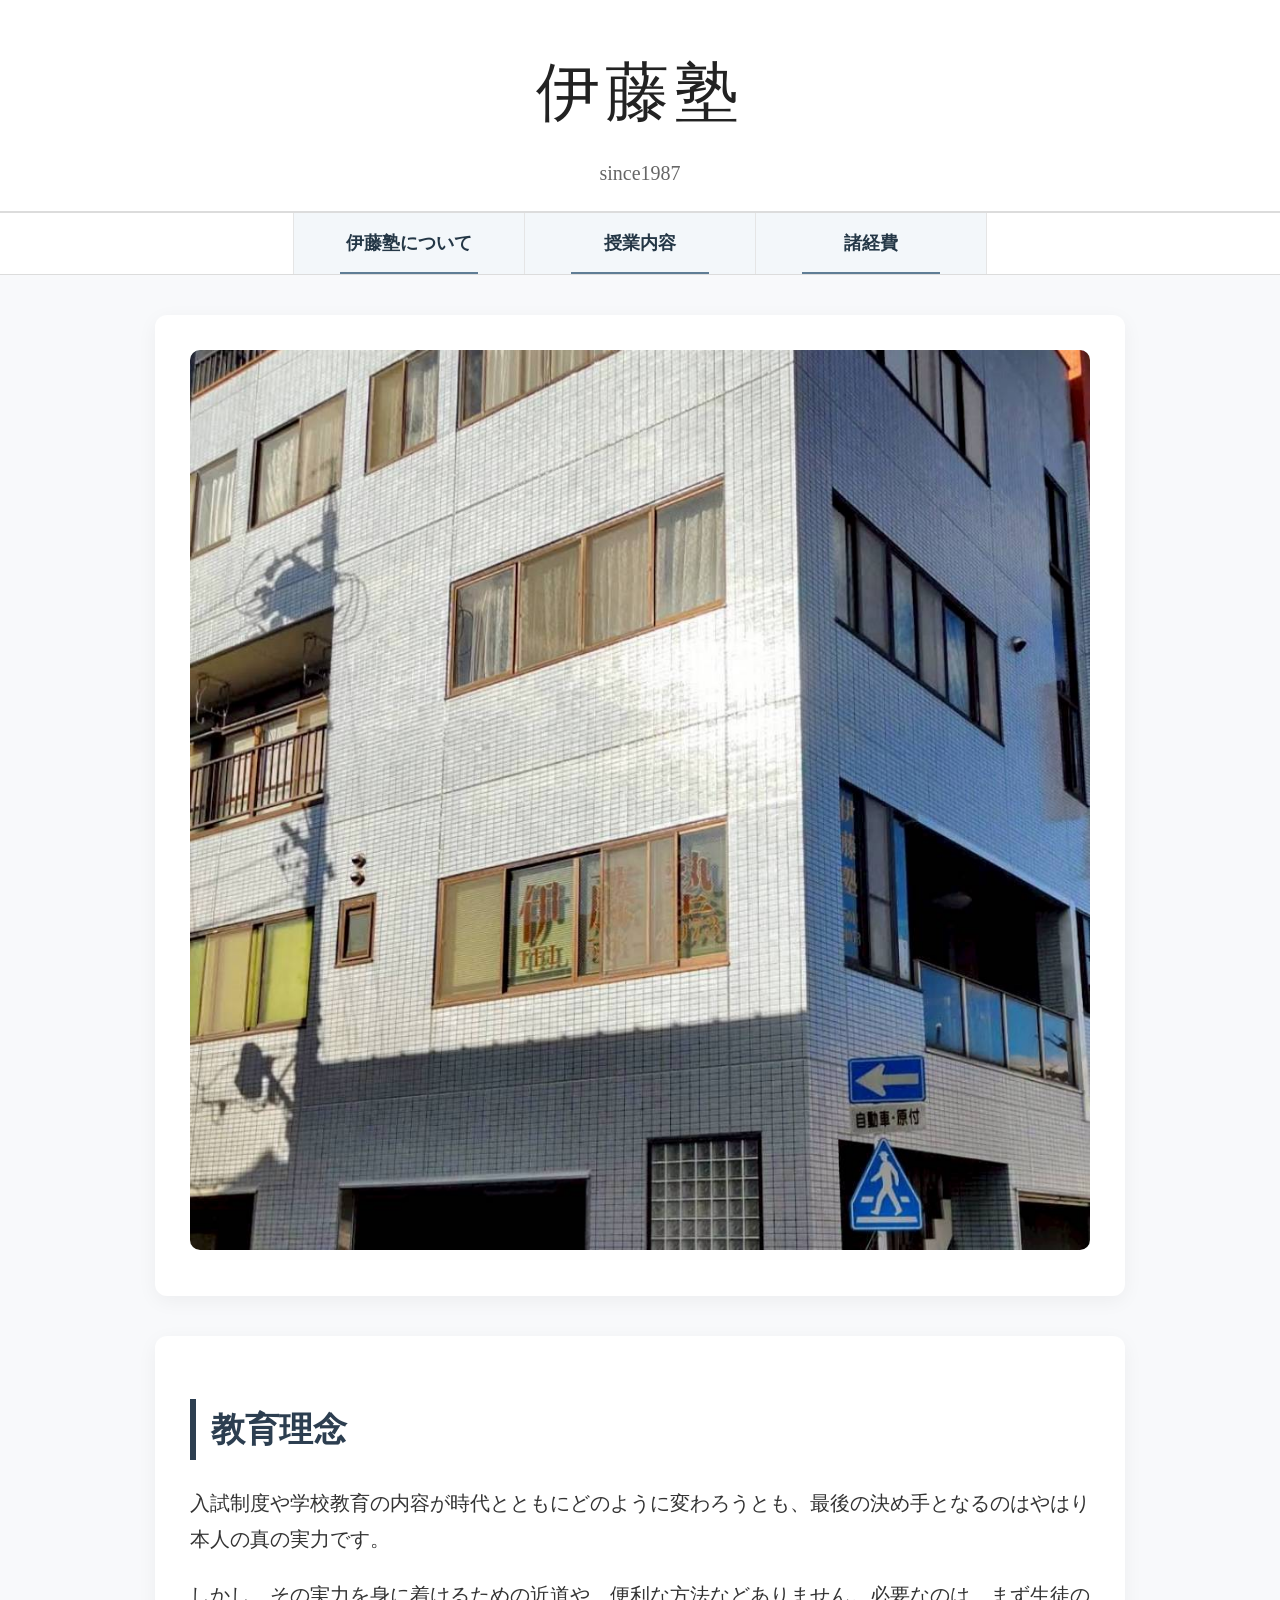
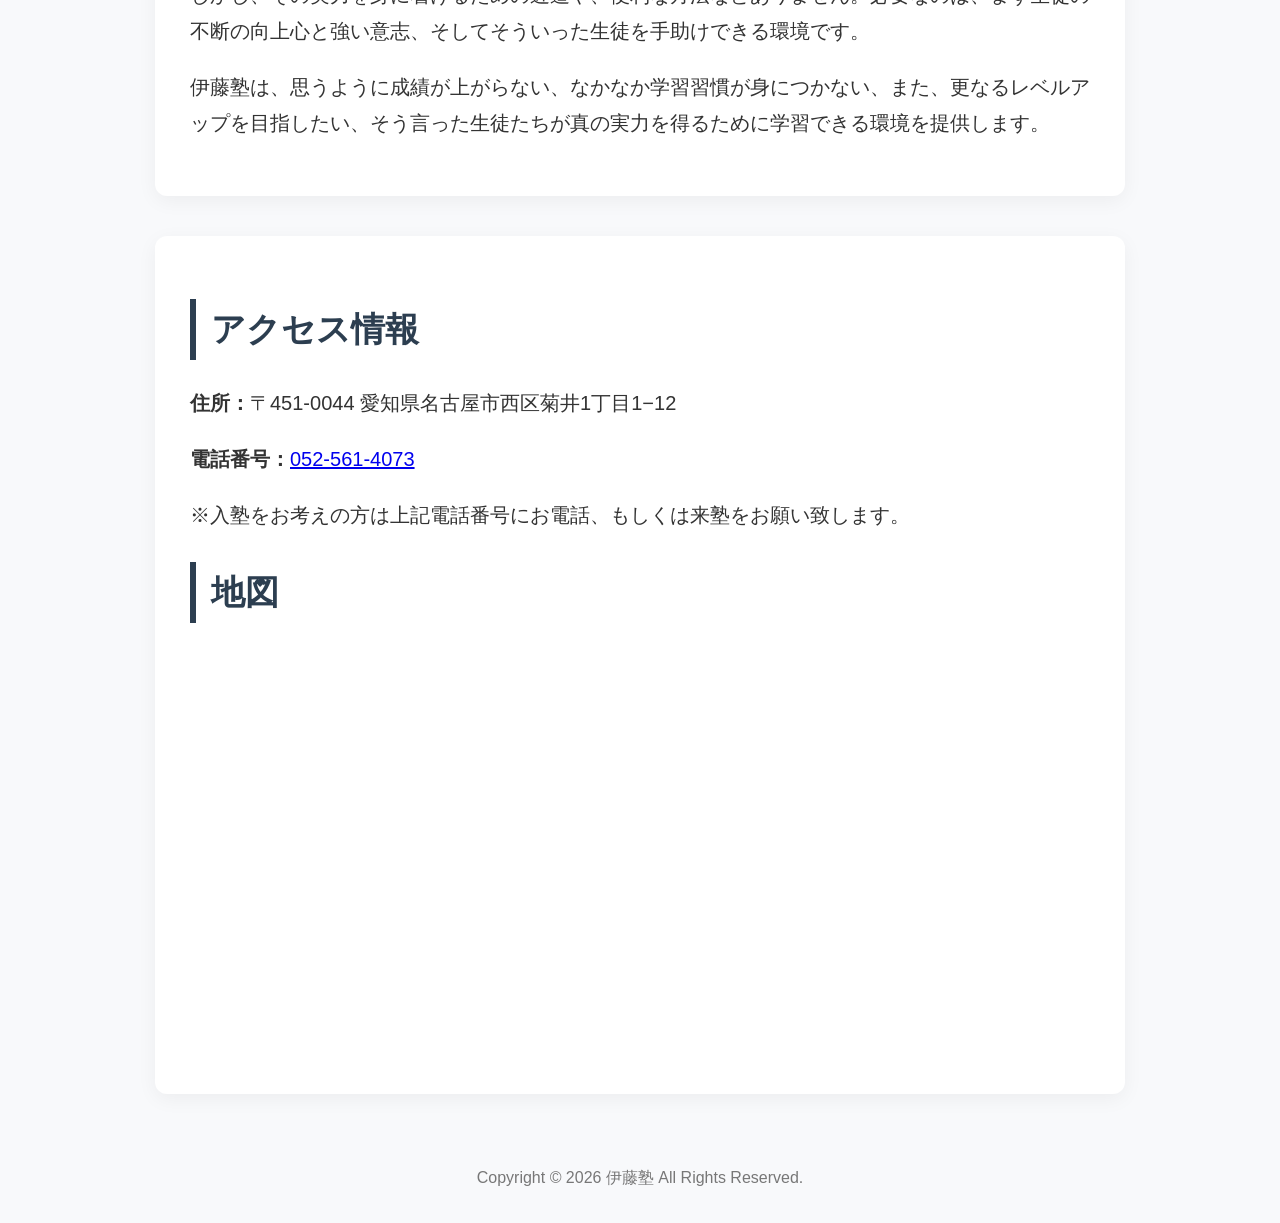
<file: index.html>
<!DOCTYPE html>
<html lang="ja">
<head>
  <meta charset="UTF-8">
  <meta name="viewport" content="width=device-width, initial-scale=1.0">
  <title>伊藤塾 since1987</title>
  <link rel="stylesheet" href="style.css">
</head>

<body>

<div id="header"></div>

<div id="navbar"></div>
  
<!-- セクション -->
<section>
  <img src="images/home-image.jpg">
</section>

<section>
  <h2>教育理念</h2>

  <p>入試制度や学校教育の内容が時代とともにどのように変わろうとも、最後の決め手となるのはやはり本人の真の実力です。</p>

  <p>しかし、その実力を身に着けるための近道や、便利な方法などありません。必要なのは、まず生徒の不断の向上心と強い意志、そしてそういった生徒を手助けできる環境です。</p>

  <p>伊藤塾は、思うように成績が上がらない、なかなか学習習慣が身につかない、また、更なるレベルアップを目指したい、そう言った生徒たちが真の実力を得るために学習できる環境を提供します。</p>
</section>

<section>
  <h2>アクセス情報</h2>

  <p><strong>住所：</strong>〒451-0044 愛知県名古屋市西区菊井1丁目1−12</p>
  <p><strong>電話番号：</strong><a href="tel:0525614073">052-561-4073</a></p>
  <p>※入塾をお考えの方は上記電話番号にお電話、もしくは来塾をお願い致します。</p>

  <h2>地図</h2>

  <iframe
    src="https://www.google.com/maps?q=愛知県名古屋市西区菊井1丁目1−12&output=embed"
    width="100%"
    height="400"
    style="border:0;"
    allowfullscreen=""
    loading="lazy">
  </iframe>
</section>

<div id="footer"></div>

<script src="include.js"></script>

</body>
</html>
</file>
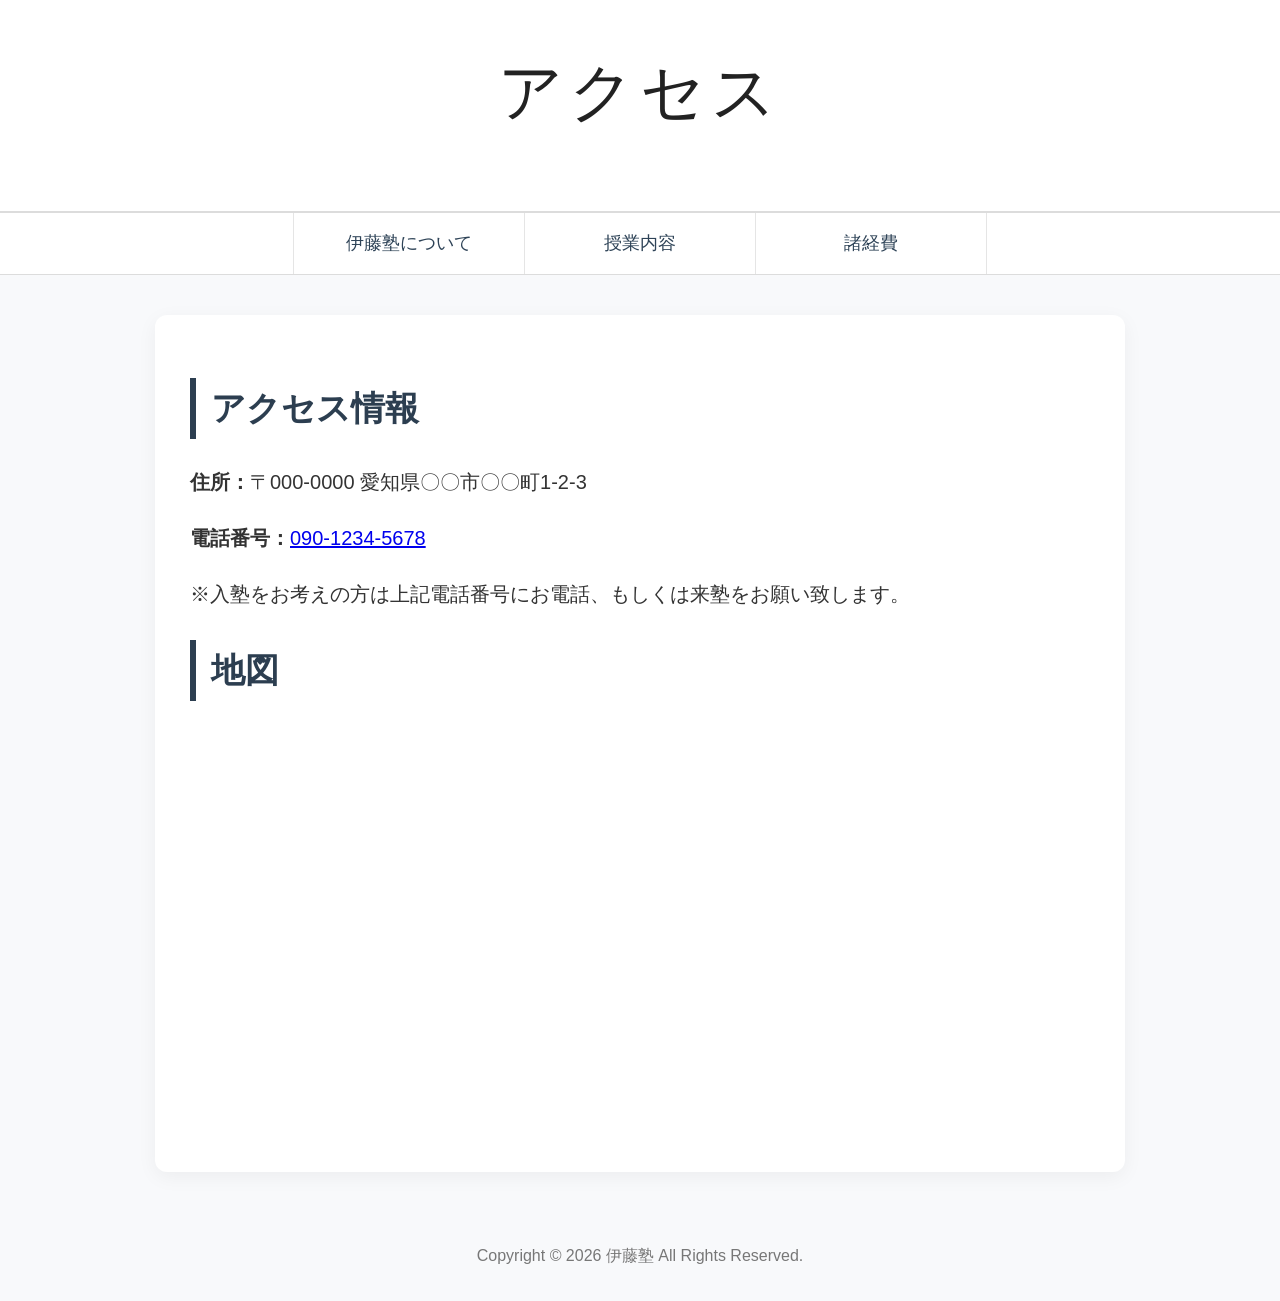
<file: access.html>
<!DOCTYPE html>
<html lang="ja">
<head>
  <meta charset="UTF-8">
  <title>アクセス | 伊藤塾</title>
  <link rel="stylesheet" href="style.css">
</head>
<body>

<header>
  <h1>アクセス</h1>
  <p>　</p>
</header>
  
<nav class="navbar">
  <a href="index.html">伊藤塾について</a>
  <a href="contents.html">授業内容</a>
  <a href="cost.html">諸経費</a>
</nav>
  
<section>
  <h2>アクセス情報</h2>

  <p><strong>住所：</strong>〒000-0000 愛知県〇〇市〇〇町1-2-3</p>
  <p><strong>電話番号：</strong><a href="tel:09012345678">090-1234-5678</a></p>
  <p>※入塾をお考えの方は上記電話番号にお電話、もしくは来塾をお願い致します。</p>

  <h2>地図</h2>

  <iframe
    src="https://www.google.com/maps?q=愛知県名古屋市&output=embed"
    width="100%"
    height="400"
    style="border:0;"
    allowfullscreen=""
    loading="lazy">
  </iframe>
</section>

<footer>
  Copyright © 2026 伊藤塾 All Rights Reserved.
</footer>

</body>
</html>
</file>
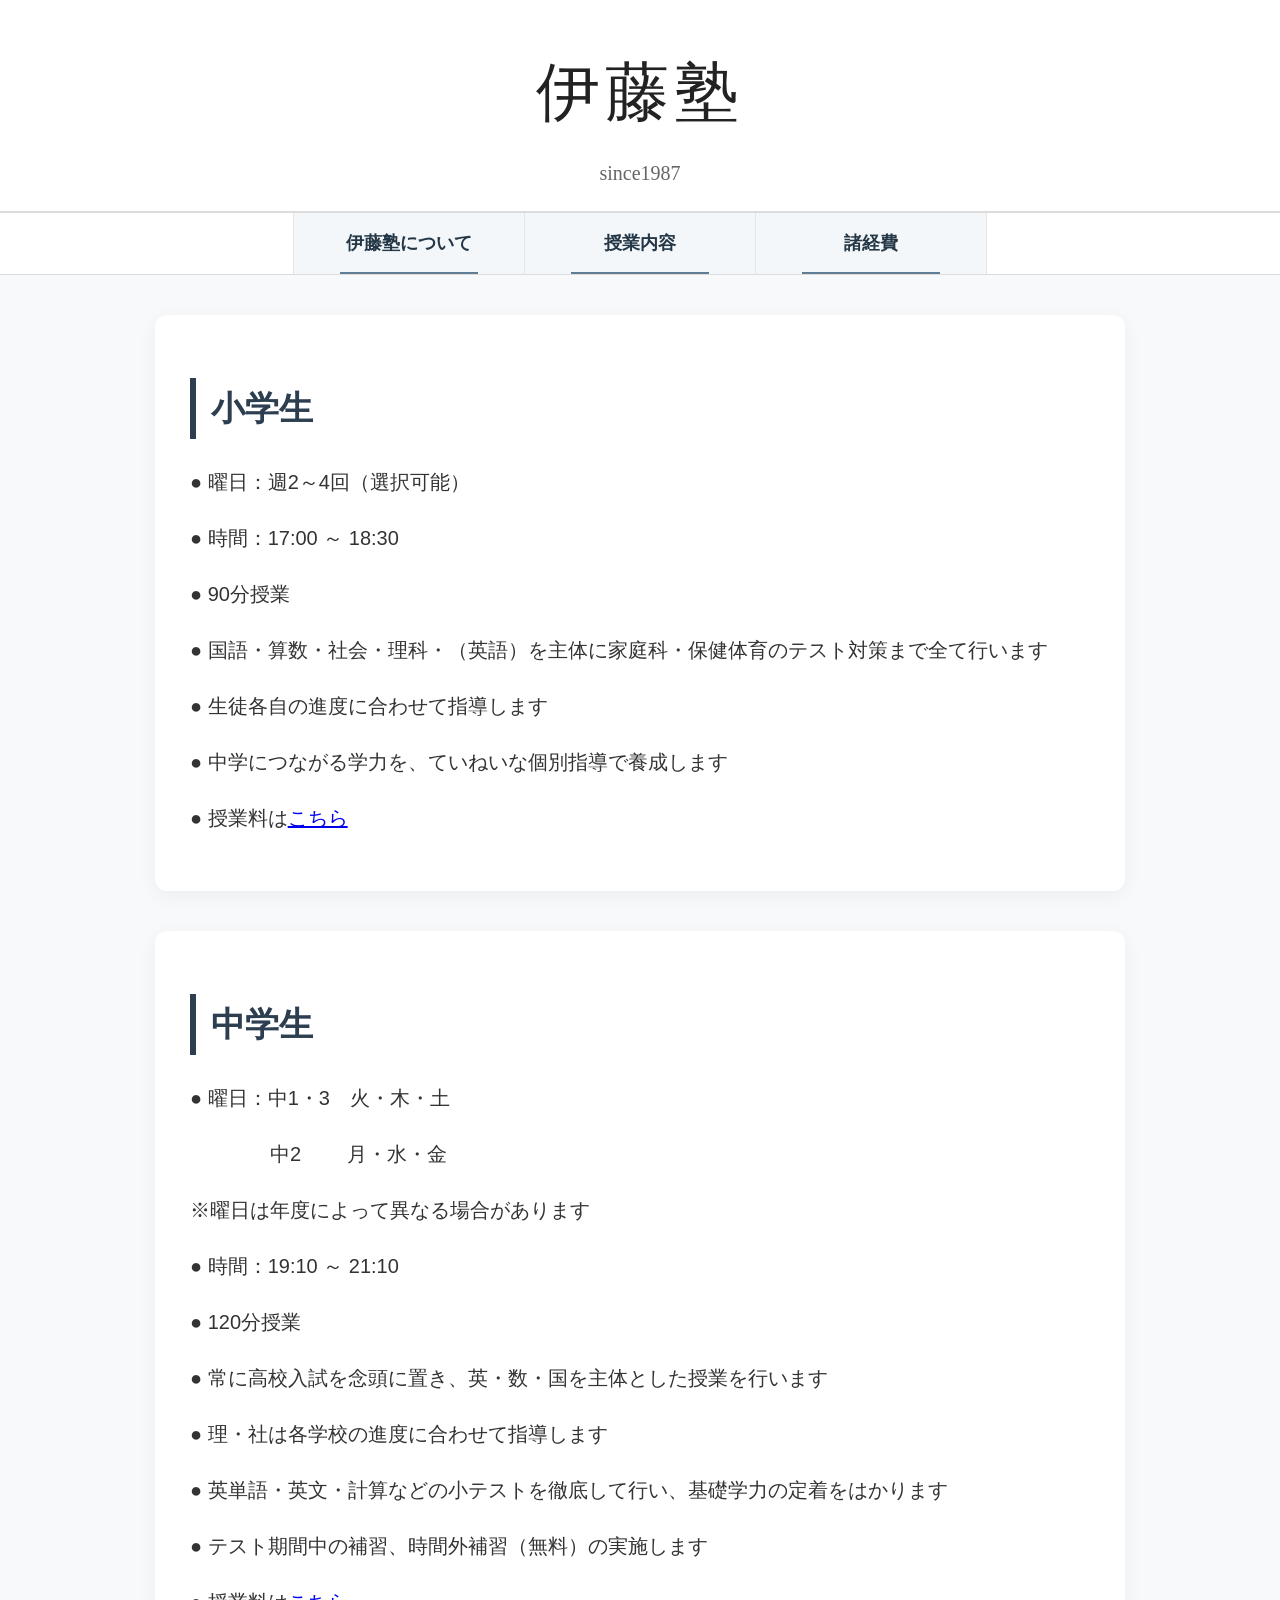
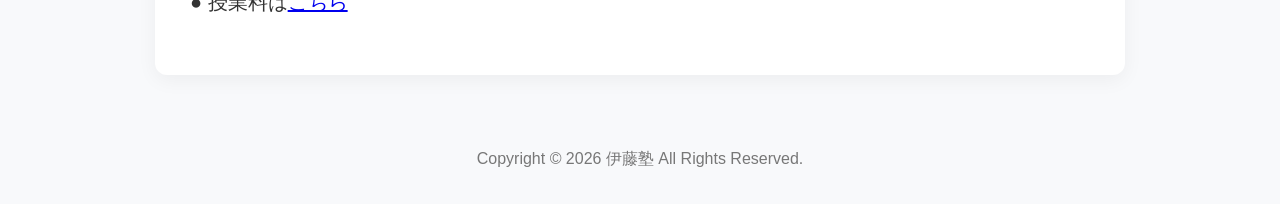
<file: contents.html>
<!DOCTYPE html>
<html lang="ja">
<head>
  <meta charset="UTF-8">
  <meta name="viewport" content="width=device-width, initial-scale=1.0">
  <title>授業内容 | 伊藤塾</title>
  <link rel="stylesheet" href="style.css">
</head>
<body>

<div id="header"></div>
  
<div id="navbar"></div>
  
<section>
  <h2>小学生</h2>

  <p>● 曜日：週2～4回（選択可能）</p>
  <p>● 時間：17:00 ～ 18:30</p>
  <p>● 90分授業</p>
  <p>● 国語・算数・社会・理科・（英語）を主体に家庭科・保健体育のテスト対策まで全て行います</p>
  <p>● 生徒各自の進度に合わせて指導します</p>
  <p>● 中学につながる学力を、ていねいな個別指導で養成します</p>
  <p>● 授業料は<a href="cost.html">こちら</a></p>
</section>

<section>
  <h2>中学生</h2>

  <p>● 曜日：中1・3　火・木・土</p>
  <p>　　　　中2　　 月・水・金</p>
  <p>※曜日は年度によって異なる場合があります</p>

  <p>● 時間：19:10 ～ 21:10</p>
  <p>● 120分授業</p>
  <p>● 常に高校入試を念頭に置き、英・数・国を主体とした授業を行います</p>
  <p>● 理・社は各学校の進度に合わせて指導します</p>
  <p>● 英単語・英文・計算などの小テストを徹底して行い、基礎学力の定着をはかります</p>
  <p>● テスト期間中の補習、時間外補習（無料）の実施します</p>
  <p>● 授業料は<a href="cost.html">こちら</a></p>
</section>

<div id="footer"></div>

<script src="include.js"></script>
  
</body>
</html>
</file>
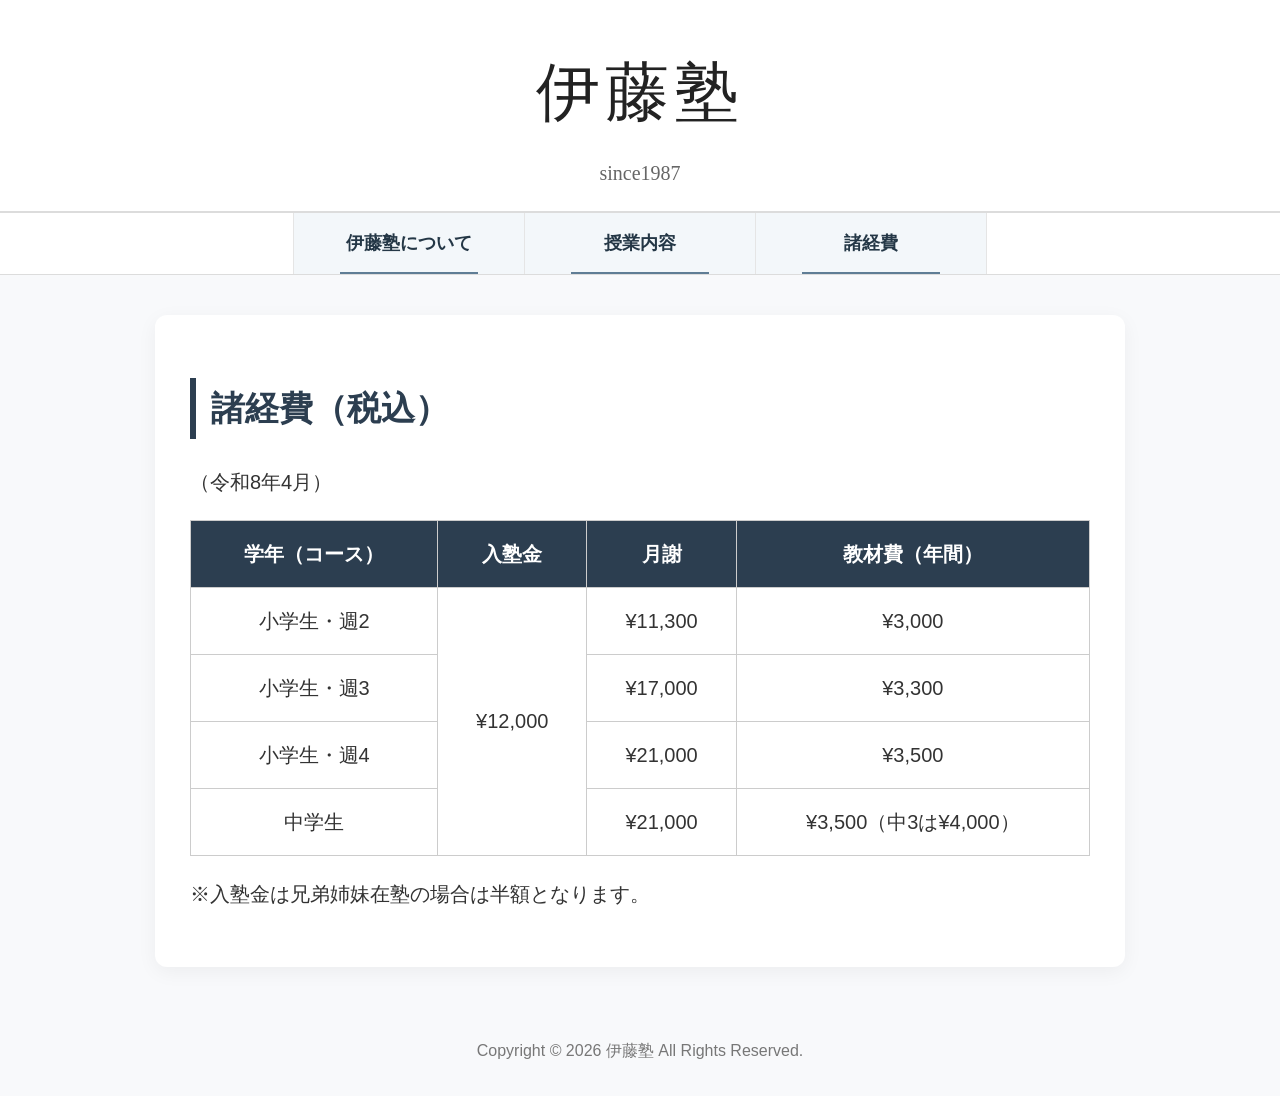
<file: cost.html>
<!DOCTYPE html>
<html lang="ja">
<head>
  <meta charset="UTF-8">
  <meta name="viewport" content="width=device-width, initial-scale=1.0">
  <title>諸経費 | 伊藤塾</title>
  <link rel="stylesheet" href="style.css">
</head>
<body>

<div id="header"></div>

<div id="navbar"></div>

<section>
  <h2>諸経費（税込）</h2>
  <p>（令和8年4月）</p>

  <table>
    <tr>
      <th>学年（コース）</th>
      <th>入塾金</th>
      <th>月謝</th>
      <th>教材費（年間）</th>
    </tr>

    <tr>
      <td>小学生・週2</td>
      <td rowspan="4">¥12,000</td>
      <td>¥11,300</td>
      <td>¥3,000</td>
    </tr>

    <tr>
      <td>小学生・週3</td>
      <td>¥17,000</td>
      <td>¥3,300</td>
    </tr>

    <tr>
      <td>小学生・週4</td>
      <td>¥21,000</td>
      <td>¥3,500</td>
    </tr>

    <tr>
      <td>中学生</td>
      <td>¥21,000</td>
      <td>¥3,500（中3は¥4,000）</td>
    </tr>
  </table>

  <p>※入塾金は兄弟姉妹在塾の場合は半額となります。</p>
</section>

<div id="footer"></div>

<script src="include.js"></script>
  
</body>
</html>
</file>
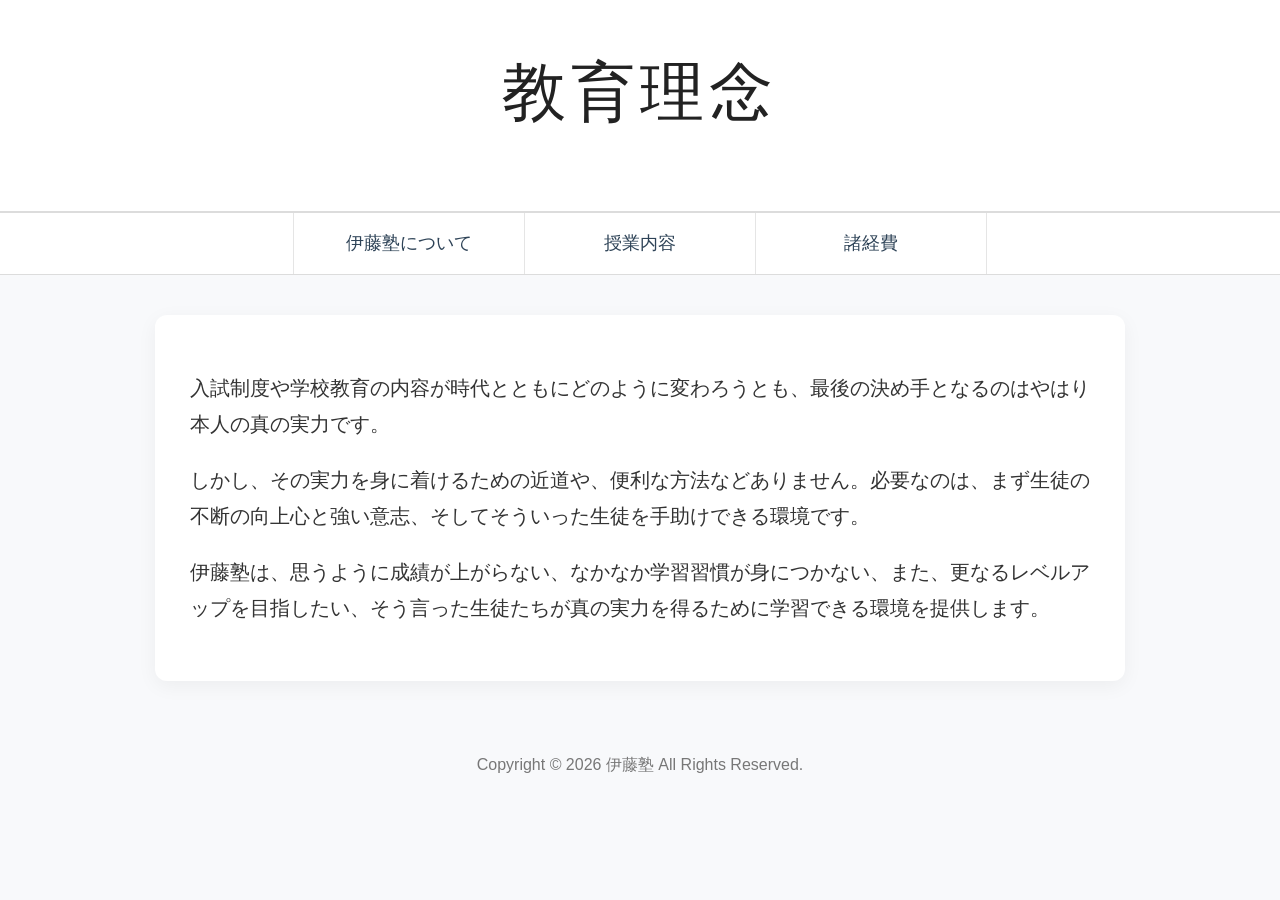
<file: philosophy.html>
<!DOCTYPE html>
<html lang="ja">
<head>
  <meta charset="UTF-8">
  <title>教育理念 | 伊藤塾</title>
  <link rel="stylesheet" href="style.css">
</head>
<body>

<header>
  <h1>教育理念</h1>
  <p>　</p>
</header>
  
<nav class="navbar">
  <a href="index.html">伊藤塾について</a>
  <a href="contents.html">授業内容</a>
  <a href="cost.html">諸経費</a>
</nav>
  
<section>
  <p>入試制度や学校教育の内容が時代とともにどのように変わろうとも、最後の決め手となるのはやはり本人の真の実力です。</p>
  <p>しかし、その実力を身に着けるための近道や、便利な方法などありません。必要なのは、まず生徒の不断の向上心と強い意志、そしてそういった生徒を手助けできる環境です。</p>
  <p>伊藤塾は、思うように成績が上がらない、なかなか学習習慣が身につかない、また、更なるレベルアップを目指したい、そう言った生徒たちが真の実力を得るために学習できる環境を提供します。</p>
</section>

<footer>
  Copyright © 2026 伊藤塾 All Rights Reserved.
</footer>

</body>
</html>
</file>
<file: style.css>
/* 全体 */
body {
  font-family: "Helvetica Neue", sans-serif;
  font-size: 20px;
  margin: 0;
  background: #f8f9fb;
  color: #333;
  line-height: 1.8;
}

/* メニューボタン（右上） */
#menuBtn {
  position: fixed;
  top: 20px;
  right: 20px;
  font-size: 26px;
  background: #2c3e50;
  color: white;
  padding: 10px 14px;
  border-radius: 8px;
  cursor: pointer;
  z-index: 1001;
  box-shadow: 0 4px 10px rgba(0,0,0,0.2);
  transition: 0.3s;
}

#menuBtn:hover {
  background: #34495e;
  transform: scale(1.05);
}

/* サイドメニュー */
#sideMenu {
  position: fixed;
  top: 0;
  right: -250px;
  width: 250px;
  height: 100%;
  background: #2c3e50;
  color: white;
  padding-top: 60px;
  transition: 0.3s;
  z-index: 999;
}

#sideMenu.open {
  right: 0;
}

#sideMenu ul {
  list-style: none;
  padding: 0;
  margin: 0;
}

#sideMenu li {
  padding: 15px 20px;
}

#sideMenu a {
  color: white;
  text-decoration: none;
  font-size: 18px;
}

#sideMenu a:hover {
  color: #ddd;
}

/* 背景オーバーレイ */
#overlay {
  position: fixed;
  top: 0;
  left: 0;
  width: 100%;
  height: 100%;
  background: rgba(0,0,0,0.4);
  display: none;
  z-index: 998;
}

#overlay.show {
  display: block;
}

/* ヘッダー */
header {
  background: white;
  color: #222;

  text-align: center;

  padding: 35px 20px 20px;

  border-bottom: 1px solid #dcdcdc;
}

header h1 {
  font-family: "Kaisei Tokumin", serif;
  font-size: 64px;
  font-weight: normal;

  margin: 0;

  letter-spacing: 0.08em;
}

header p {
  font-family: "Kaisei Tokumin", serif;
  font-size: 20px;

  color: #666;

  margin-top: 5px;
  margin-bottom: 0;
}

/* ナビゲーションバー */
.navbar {
  display: flex;
  justify-content: center;

  background: white;

  border-top: 1px solid #dcdcdc;
  border-bottom: 1px solid #dcdcdc;

  margin: 0;
  padding: 0;
}

.navbar a {
  display: flex;
  align-items: center;
  justify-content: center;

  min-width: 180px;

  padding: 14px 25px;

  text-decoration: none;

  color: #2e4357;

  font-size: 18px;
  font-weight: 500;

  border-right: 1px solid #e5e5e5;

  position: relative;

  transition: all 0.2s ease;
}

.navbar a:first-child {
  border-left: 1px solid #e5e5e5;
}

.navbar a:hover {
  background: #f3f7fa;
}

.navbar a.active {
  background: #f3f7fa;
  color: #243746;
  font-weight: bold;
}

.navbar a::after {
  content: "";

  position: absolute;
  left: 50%;
  bottom: 0;

  width: 0;
  height: 2px;

  background: #5f7d95;

  transform: translateX(-50%);

  transition: width 0.25s ease;
}

.navbar a:hover::after,
.navbar a.active::after {
  width: 60%;
}

/* セクション */
section {
  max-width: 900px;
  margin: 40px auto;
  background: white;
  padding: 35px;
  border-radius: 12px;
  box-shadow: 0 5px 20px rgba(0,0,0,0.05);
}

section p {
  font-size: 20px;
}

/* 画像 */
img {
  max-width: 100%;
  height: auto;
  border-radius: 10px;
}

/* 見出し */
h2 {
  border-left: 6px solid #2c3e50;
  padding-left: 15px;
  font-size: 34px;
  margin-bottom: 25px;
  color: #2c3e50;
}

/* テーブル */
table {
  width: 100%;
  border-collapse: collapse;
  margin-top: 20px;
}

th,
td {
  border: 1px solid #ccc;
  padding: 15px;
  text-align: center;
  font-size: 20px;
}

th {
  background: #2c3e50;
  color: white;
}

/* ボタン */
.button {
  display: inline-block;
  background: #2c3e50;
  color: white;
  padding: 12px 24px;
  border-radius: 8px;
  text-decoration: none;
  transition: 0.3s;
}

.button:hover {
  background: #34495e;
}

/* フッター */
footer {
  text-align: center;
  padding: 30px;
  font-size: 16px;
  color: #777;
}

/* スマホ対応 */
@media (max-width: 768px) {

  body {
    font-size: 16px;
  }

  /* ヘッダー */
  header {
    background: white;
    color: #222;

    text-align: center;

    padding: 25px 20px 10px;

    border-bottom: 1px solid #dcdcdc;
  }

  /* 塾名 */
  header h1 {
    font-family: "Kaisei Tokumin", serif;

    font-size: 48px;
    font-weight: normal;

    margin: 0;
    letter-spacing: 0.08em;
  }

  /* since1987 */
  header p {
    font-family: "Kaisei Tokumin", serif;

    font-size: 18px;
    color: #666;

    margin-top: 5px;
    margin-bottom: 0;
  }

  h2 {
    font-size: 24px;
  }

  section {
    margin: 12px;
    padding: 20px;
  }

  section p {
    font-size: 16px;
  }

  th,
  td {
    font-size: 14px;
    padding: 8px;
  }

  /* スマホ用ナビ */
  .navbar {
    display: flex;
    flex-direction: column;

    background: #e8eff5;

    border-bottom: 1px solid #bfcddb;

    margin: 0;
    gap: 0;
  }

  .navbar a {
    display: flex;
    align-items: center;
    justify-content: center;

    width: 100%;

    padding: 10px 5px;

    color: #2e4357;

    font-size: 16px;
    font-weight: 500;

    border-bottom: 1px solid #c7d3df;
  }

  .navbar a:hover,
  .navbar a:active {
    background: #d7e4ef;
  }

  .navbar a.active {
    background: #6b879d;
    color: white;
    font-weight: bold;
  }

  .navbar a.active::after {
    content: "";

    position: absolute;

    width: 32px;
    height: 2px;

    margin-top: 24px;

    background: rgba(255,255,255,0.8);

    border-radius: 2px;
  }

  .navbar a:last-child {
    border-bottom: none;
  }
}
</file>
